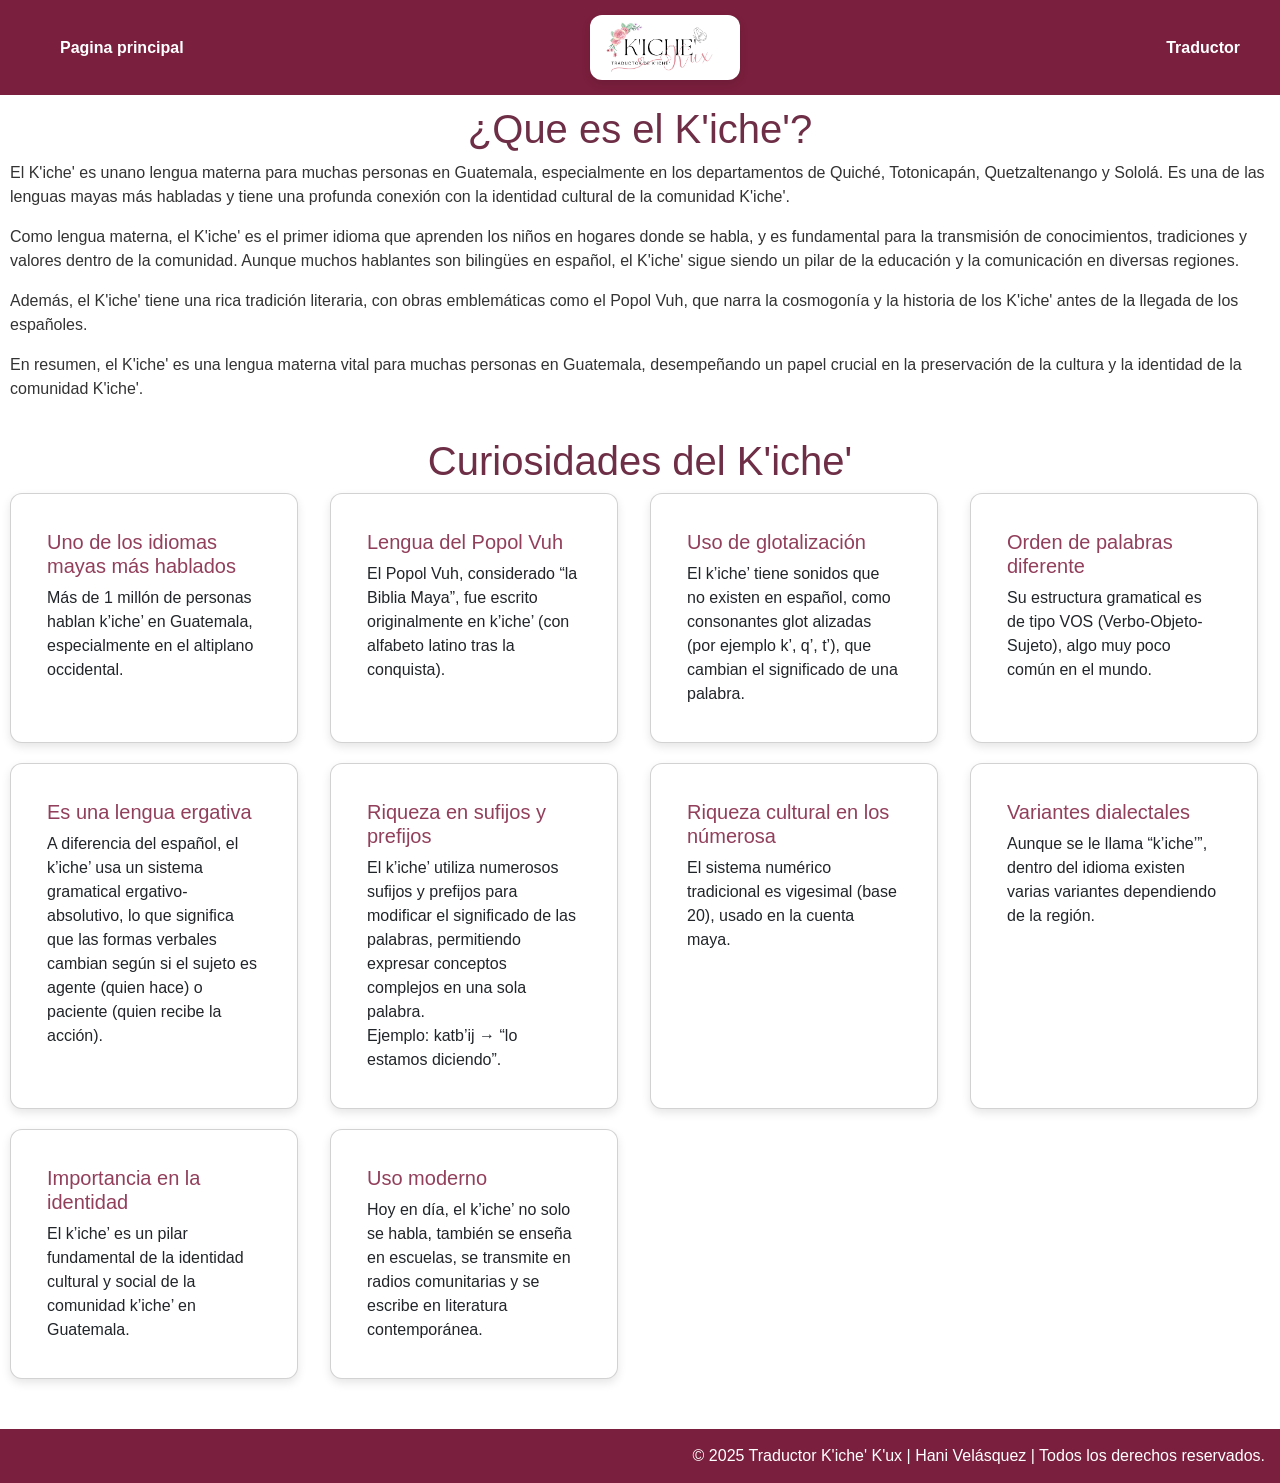
<file: index.html>
<!DOCTYPE html>
<html lang="en">
<head>
    <link rel="icon" type="image/png" href="Traductor de K'iche'.png">
    <link href="https://cdn.jsdelivr.net/npm/bootstrap@5.3.5/dist/css/bootstrap.min.css" rel="stylesheet" integrity="sha384-SgOJa3DmI69IUzQ2PVdRZhwQ+dy64/BUtbMJw1MZ8t5HZApcHrRKUc4W0kG879m7" crossorigin="anonymous">
    <link rel="stylesheet" href="style.css">
    <meta charset="UTF-8">
    <meta name="viewport" content="width=device-width, initial-scale=1.0">
    <title>K'iche'-Pagina principal</title>
</head>
<body>
    <header>
         <a href="index.html">Pagina principal</a>
          <img src="Traductor de K'iche'.png" alt="150px" width="150px">
        <a href="traducot.html">Traductor</a>
    </header>
   
    <nav ">
        <h1>¿Que es el K'iche'?</h1>
        <p>El K'iche' es unano lengua materna para muchas personas en Guatemala, especialmente en los departamentos 
            de Quiché, Totonicapán, Quetzaltenango y Sololá. Es una de las lenguas mayas
             más habladas y tiene una profunda conexión con la identidad cultural de la comunidad K'iche'.</p>
    
            <p>Como lengua materna, el K'iche' es el primer idioma que aprenden los niños en hogares donde se habla,
             y es fundamental para la transmisión de conocimientos, tradiciones y valores dentro de la comunidad.
              Aunque muchos hablantes son bilingües en español, el K'iche' sigue siendo un pilar de la educación y
               la comunicación en diversas regiones.</p>
            
           <p> Además, el K'iche' tiene una rica tradición literaria, con obras emblemáticas como el Popol Vuh, 
            que narra la cosmogonía y la historia de los K'iche' antes de la llegada de los españoles.</p>

            <p>En resumen, el K'iche' es una lengua materna vital para muchas personas en Guatemala, 
                desempeñando un papel crucial en la preservación de la cultura y la identidad de la comunidad K'iche'.</p>
    </nav>
    <nav>
        <h1>Curiosidades del K'iche'</h1>
<div class="lala">
        <div class="card" style="width: 18rem;">
  <div class="card-body">
    <h5 class="card-title">Uno de los idiomas mayas más hablados</h5>
    <p class="card-text">Más de 1 millón de personas hablan k’iche’ en Guatemala, especialmente en el 
                altiplano occidental.</p>
  </div>
</div>
        
        <div class="card" style="width: 18rem;">
  <div class="card-body">
    <h5 class="card-title">Lengua del Popol Vuh</h5>
    <p class="card-text">El Popol Vuh, considerado “la Biblia Maya”, fue escrito originalmente 
                en k’iche’ (con alfabeto latino tras la conquista).</p>
  </div>
</div>
        <div class="card" style="width: 18rem;">
  <div class="card-body">   
    <h5 class="card-title">Uso de glotalización</h5>
    <p class="card-text">El k’iche’ tiene sonidos que no existen en español, como consonantes glot
                alizadas (por ejemplo k’, q’, t’), que cambian el significado de una palabra.</p>           
    </div>
</div>
        <div class="card" style="width: 18rem;">
  <div class="card-body">       
    <h5 class="card-title">Orden de palabras diferente</h5>
    <p class="card-text">Su estructura gramatical es de tipo VOS (Verbo-Objeto-Sujeto), algo muy poco común en el mundo.</p>
  </div>        
</div>
        <div class="card" style="width: 18rem;">
    <div class="card-body">
    <h5 class="card-title">Es una lengua ergativa </h5>
    <p class="card-text">A diferencia del español, el k’iche’ usa
                    un sistema gramatical ergativo-absolutivo, lo que significa que
                    las formas verbales cambian según si el sujeto es agente (quien hace) o paciente (quien recibe la acción).</p>
    </div>
</div>
        <div class="card" style="width: 18rem;">
    <div class="card-body"> 
    <h5 class="card-title">Riqueza en sufijos y prefijos</h5>
    <p class="card-text">El k’iche’ utiliza numerosos sufijos y prefijos para modificar el significado de las palabras, 
                permitiendo expresar conceptos complejos en una sola palabra.
            <br>Ejemplo:        katb’ij → “lo estamos diciendo”.</p>
    </div>
</div>
        <div class="card" style="width: 18rem;">
    <div class="card-body">
    <h5 class="card-title">Riqueza cultural en los númerosa</h5>
    <p class="card-text">El sistema numérico tradicional es vigesimal (base 20), usado en la cuenta maya.</p>
    </div>
</div>          
        <div class="card" style="width: 18rem;">
    <div class="card-body">             
    <h5 class="card-title">Variantes dialectales</h5>
    <p class="card-text">Aunque se le llama “k’iche’”, dentro del idioma existen varias variantes dependiendo de la región.</p>
    </div>
</div>
        <div class="card" style="width: 18rem;">
    <div class="card-body">
    <h5 class="card-title">Importancia en la identidad</h5>
    <p class="card-text">El k’iche’ es un pilar fundamental de la identidad cultural y social de la comunidad k’iche’ en Guatemala.</p>
    </div>      
</div>
        <div class="card" style="width: 18rem;">
    <div class="card-body">             
    <h5 class="card-title">Uso moderno</h5>
    <p class="card-text">Hoy en día, el k’iche’ no solo se habla, también se enseña en escuelas, 
                se transmite en radios comunitarias y se escribe en literatura contemporánea.</p>
    </div>
</div>
</div>
    </nav>
</body>
<footer>
    © 2025 Traductor K'iche' K'ux | Hani Velásquez | Todos los derechos reservados.
  </footer>
</html>
</file>
<file: style.css>
body {
      font-family: 'Poppins', sans-serif;
      margin: 0;
      background-color: #ffffff;
      color: #333;
    }
    header {
      background: #7a1f3d;
      color: white;
      padding: 15px 40px;
      display: flex;
      justify-content: space-between;
      align-items: center;
    }
    header a {
      color: white;
      margin-left: 20px;
      text-decoration: none;
      font-weight: bold;
    }
    .hero {
      text-align: center;
      padding: 40px 20px;
      background: linear-gradient(135deg, #f9f1ec, #ffffff);
    }
    h1{
      color: #7a1f3d;
      text-align: center;
    }
    .hero h1 {
      color: #7a1f3d;
      font-size: 2.2em;
    }
    .section {
      max-width: 900px;
      margin: auto;
      padding: 40px 20px;
    }
    .section h2 {
      text-align: center;
      color: #7a1f3d;
      margin-bottom: 20px;
    }
    .curiosidades {
      display: grid;
      grid-template-columns: repeat(auto-fit, minmax(250px, 1fr));
      gap: 20px;
    }
    .card {
      background: white;
      padding: 20px;
      border-radius: 12px;
      box-shadow: 0 4px 10px rgba(0,0,0,0.1);
      transition: transform 0.2s;
    }
    .card:hover {
      transform: translateY(-5px);
    }
   

   nav {
     padding: 20px;
     border-radius: 0 0 10px 10px; }

         .container {
      max-width: 800px;
      margin: 2rem auto;
      padding: 2rem;
      background: white;
      border-radius: 16px;
      box-shadow: 0px 4px 12px rgba(0,0,0,0.1);
    }

    h2 {
      text-align: center;
      margin-bottom: 1rem;
      color: #6d2e46;
    }

    textarea {
      width: 100%;
      height: 120px;
      border: 2px solid #ddd;
      border-radius: 12px;
      padding: 1rem;
      font-size: 1rem;
      outline: none;
      resize: none;
    }

    textarea:focus {
      border-color: #b56576;
    }

    .btn-group {
      display: flex;
      justify-content: center;
      gap: 1rem;
      margin-top: 1rem;
    }

    button {
      padding: 0.6rem 1.2rem;
      border: none;
      border-radius: 10px;
      font-size: 1rem;
      cursor: pointer;
      color: rgb(82, 40, 40);
      transition: 0.3s ease;
    }

    .translate-btn {
      background: #6d597a;
    }
    .translate-btn:hover {
      background: #57405f;
    }

    .speak-btn {
      background: #355070;
    }
    .speak-btn:hover {
      background: #24394e;
    }

    .sugerencias {
      margin-top: 2rem;
      text-align: center;
    }

    input, .sugerencias textarea {
      width: 80%;
      border: 2px solid #b39393;
      border-radius: 12px;
      padding: 0.8rem;
      margin-top: 0.5rem;
      font-size: 1rem;
    }

    .submit-btn {
      margin-top: 1rem;
      background: #b56576;
      color: rgb(237, 188, 188);
      border: none;
      border-radius: 10px;
      padding: 0.6rem 1.5rem;
      cursor: pointer;
      transition: 0.3s ease;
    }

    .submit-btn:hover {
      background: #8b404f;
    }

 

    h1{
      color: #6d2e46;
      text-align: center;
    }

    nav
    {
      padding: 10px;
      border-radius: 0 0 10px 10px;
    }

    li{
      color: #50162c;
    }
 
    header a {
      color: white;
      margin-left: 20px;
      text-decoration: none;
      font-weight: bold;
    }
    .hero {
      text-align: center;
      padding: 40px 20px;
      background: linear-gradient(135deg, #f9f1ec, #ffffff);
    }
    .hero h1 {
      color: #7a1f3d;
      font-size: 2.2em;
    }
    .section {
      max-width: 900px;
      margin: auto;
      padding: 40px 20px;
    }
    .section h2 {
      text-align: center;
      color: #7a1f3d;
      margin-bottom: 20px;
    }
    .curiosidades {
      display: grid;
      grid-template-columns: repeat(auto-fit, minmax(250px, 1fr));
      gap: 20px;
    }
    .card {
      background: white;
      padding: 20px;
      border-radius: 12px;
      box-shadow: 0 4px 10px rgba(0,0,0,0.1);
      transition: transform 0.2s;
    }
    .card:hover {
      transform: translateY(-5px);
    }
    footer {
      background: #7a1f3d;
      color: white;
      text-align: right;
      padding: 15px;
      margin-top: 40px;
    }

    .lala{
     display: grid;
      grid-template-columns: repeat(auto-fit, minmax(250px, 1fr));
      gap: 20px;

    }
    img {
      max-width: 100%;
      border-radius: 12px;
      box-shadow: 0 4px 10px rgba(0,0,0,0.1);
    }
    
    .card-title{
      color: #923f5c;
    }

    .pepe{
      color: #50162c;
      text-align: center;
    }
</file>
